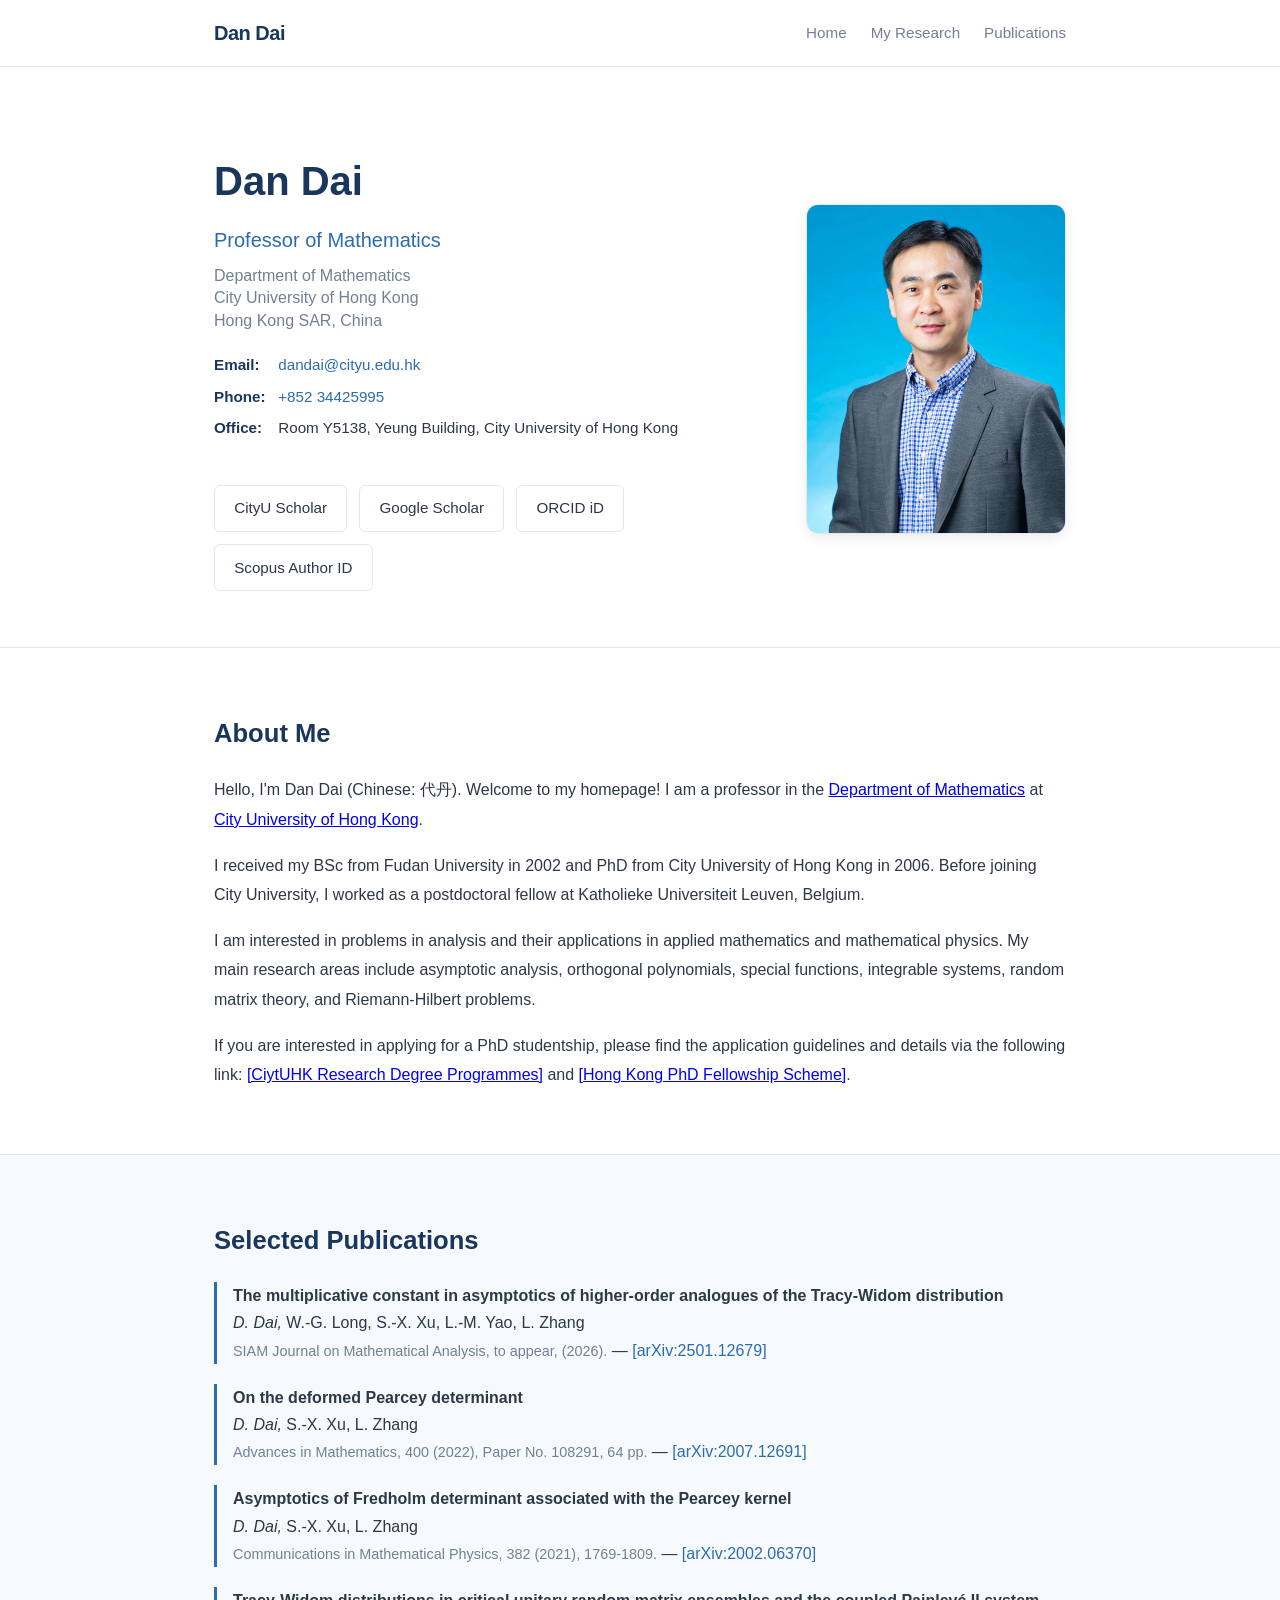
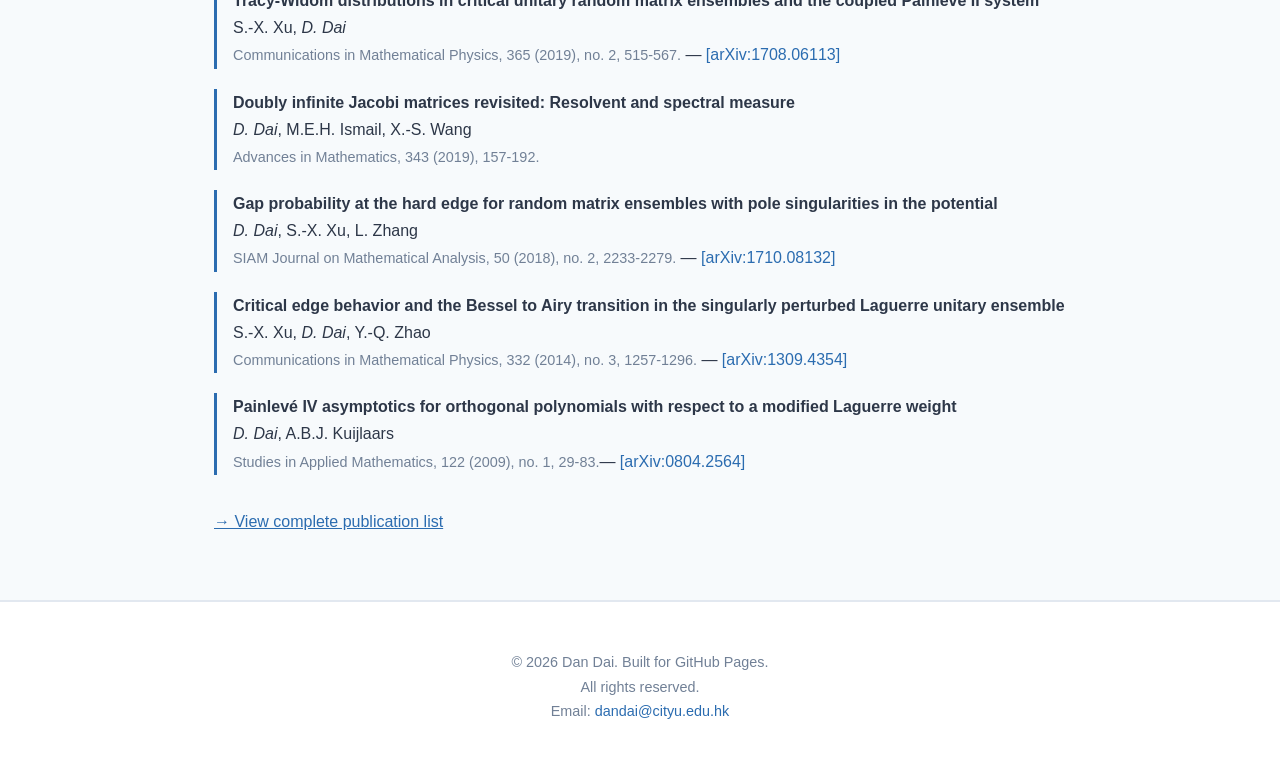
<file: index.html>
<!DOCTYPE html>
<html lang="en">
<head>
  <meta charset="UTF-8" />
  <meta name="viewport" content="width=device-width, initial-scale=1.0" />
  <title>Dan Dai's Homepage</title>
  <link rel="stylesheet" href="styles.css" />
</head>
<body>

  <!-- Header & Navigation -->
  <header>
    <div class="nav-container">
      <a href="#home" class="logo">Dan Dai</a>
      <nav>
        <ul>
         <li><a href="index.html">Home</a></li>
          <li><a href="research.html">My Research</a></li>
          <li><a href="publications.html">Publications</a></li>
          <!-- <li><a href="events.html">Events</a></li>-->
        </ul>
      </nav>
    </div>
  </header>

  <!-- Hero & Contact Information with Photo -->
  <section class="hero">
    <div class="container hero-layout">
      
      <!-- Left Column: Info & Contact -->
      <div class="hero-content">
        <h1>Dan Dai</h1>
        <p class="subtitle">Professor of Mathematics</p>
        
       <div class="affiliation">
      <p>Department of Mathematics</p>
      <p>City University of Hong Kong</p>
      <p>Hong Kong SAR, China</p>
      </div>

       <!-- Contact Details -->
    <ul class="contact-info">
      <li><strong>Email:</strong> <a href="mailto:dandai@cityu.edu.hk">dandai@cityu.edu.hk</a></li>
      <li><strong>Phone:</strong> <a href="tel:+85234425995">+852 34425995</a></li>
      <li><strong>Office:</strong> Room Y5138, Yeung Building, City University of Hong Kong</li>
    </ul>

      <!-- Updated Buttons: Academic Profiles & CV -->
      <div class="hero-actions">
        <a href="https://scholars.cityu.edu.hk/en/persons/dandai/" target="_blank" rel="noopener noreferrer" class="btn secondary">CityU Scholar</a>
        <a href="https://scholar.google.com/citations?user=XFIud5IAAAAJ" target="_blank" rel="noopener noreferrer" class="btn secondary">Google Scholar</a>
        <a href="https://orcid.org/0000-0001-8951-8786" target="_blank" rel="noopener noreferrer" class="btn secondary">ORCID iD</a>
        <a href="https://www.scopus.com/authid/detail.uri?authorId=15830910700" target="_blank" rel="noopener noreferrer" class="btn secondary">Scopus Author ID</a>
      </div>
    </div>

      <!-- Right Column: Profile Photo -->
      <div class="hero-image">
        <img src="Dai2019-s.jpg" alt="Dan Dai" />
      </div>

    </div>
  </section>


  

  <!-- General Information / Bio -->
  <section class="section">
    <div class="container">
      <h2>About Me</h2>

      <p>
         Hello, I'm Dan Dai (Chinese: 代丹). Welcome to my homepage! I am a professor in the 
    <a href="https://www.cityu.edu.hk/ma/" target="_blank" rel="noopener noreferrer">Department of Mathematics</a> at 
    <a href="https://www.cityu.edu.hk" target="_blank" rel="noopener noreferrer">City University of Hong Kong</a>.
      </p>

      <p>
        I received my BSc from Fudan University in 2002 and PhD from City University of Hong Kong in 2006. Before joining City University, I worked as a postdoctoral fellow at Katholieke Universiteit Leuven, Belgium.
      </p>

      <p>
        I am interested in problems in analysis and their applications in applied mathematics and mathematical physics. 
        My main research areas include asymptotic analysis, orthogonal polynomials, special functions, integrable systems, random matrix theory, and Riemann-Hilbert problems.
      </p>

      <p>
        If you are interested in applying for a PhD studentship, please find the application guidelines and details via the following link: 
        <a href="https://www.cityu.edu.hk/en/pg/research-degree-programmes/introduction" target="_blank" rel="noopener noreferrer">[CiytUHK Research Degree Programmes]</a> and 
        <a href="https://www.cityu.edu.hk/pg/hong-kong-phd-fellowship-scheme/about-the-scheme" target="_blank" rel="noopener noreferrer">[Hong Kong PhD Fellowship Scheme]</a>.
      </p>

    </div>
  </section>

  

  <!-- Selected Publications -->
  <section class="section bg-light">
    <div class="container">
      <h2>Selected Publications</h2>
      <ul class="pub-list">
        <li>
          <strong>The multiplicative constant in asymptotics of higher-order analogues of the Tracy-Widom distribution </strong><br />
          <em>D. Dai,</em> W.-G. Long, S.-X. Xu, L.-M. Yao, L. Zhang <br /> 
          <span class="conf">SIAM Journal on Mathematical Analysis, to appear, (2026).</span> &mdash;
          <a href="https://arxiv.org/abs/2501.12679" target="_blank" rel="noopener noreferrer">[arXiv:2501.12679]</a>
        </li>
        <li>
          <strong>On the deformed Pearcey determinant </strong><br />
          <em>D. Dai,</em> S.-X. Xu, L. Zhang <br /> 
          <span class="conf">Advances in Mathematics, 400 (2022), Paper No. 108291, 64 pp.</span>  &mdash;
          <a href="https://arxiv.org/abs/2007.12691" target="_blank" rel="noopener noreferrer">[arXiv:2007.12691]</a>
        </li>
        <li>
          <strong>Asymptotics of Fredholm determinant associated with the Pearcey kernel </strong><br />
          <em>D. Dai,</em> S.-X. Xu, L. Zhang <br /> 
          <span class="conf">Communications in Mathematical Physics, 382 (2021), 1769-1809.</span> &mdash;
          <a href="https://arxiv.org/abs/2002.06370" target="_blank" rel="noopener noreferrer">[arXiv:2002.06370]</a>
        </li>
        <li>
          <strong>Tracy-Widom distributions in critical unitary random matrix ensembles and the coupled Painlevé II system </strong><br />
          S.-X. Xu, <em>D. Dai</em> <br /> 
          <span class="conf">Communications in Mathematical Physics, 365 (2019), no. 2, 515-567.</span> &mdash;
          <a href="https://arxiv.org/abs/1708.06113" target="_blank" rel="noopener noreferrer">[arXiv:1708.06113]</a>
        </li>
         <li>
          <strong>Doubly infinite Jacobi matrices revisited: Resolvent and spectral measure </strong><br />
          <em>D. Dai</em>, M.E.H. Ismail, X.-S. Wang <br />
          <span class="conf">Advances in Mathematics, 343 (2019), 157-192.</span> 
        </li>
        <li>
          <strong>Gap probability at the hard edge for random matrix ensembles with pole singularities in the potential </strong><br />
          <em>D. Dai</em>, S.-X. Xu, L. Zhang <br />
          <span class="conf">SIAM Journal on Mathematical Analysis, 50 (2018), no. 2, 2233-2279.</span> &mdash;
          <a href="https://arxiv.org/abs/1710.08132" target="_blank" rel="noopener noreferrer">[arXiv:1710.08132]</a>
        </li>
        <li>
          <strong>Critical edge behavior and the Bessel to Airy transition in the singularly perturbed Laguerre unitary ensemble </strong><br />
          S.-X. Xu, <em>D. Dai</em>, Y.-Q. Zhao <br />
          <span class="conf">Communications in Mathematical Physics, 332 (2014), no. 3, 1257-1296.</span> &mdash;
          <a href="https://arxiv.org/abs/1309.4354" target="_blank" rel="noopener noreferrer">[arXiv:1309.4354]</a>
        </li>
        <li>
          <strong>Painlevé IV asymptotics for orthogonal polynomials with respect to a modified Laguerre weight </strong><br />
          <em>D. Dai</em>, A.B.J. Kuijlaars<br />
          <span class="conf">Studies in Applied Mathematics, 122 (2009), no. 1, 29-83.</span>&mdash;
          <a href="https://arxiv.org/abs/0804.2564" target="_blank" rel="noopener noreferrer">[arXiv:0804.2564]</a>
        </li>
      </ul>
      <p style="margin-top: 2rem;">
        <a href="publications.html" style="color: var(--accent); font-weight: 500;">&rarr; View complete publication list</a>
      </p>
    </div>
  </section>

  

  <!-- Footer -->
  <footer id="contact">
    <div class="container">
      <p>&copy; 2026 Dan Dai. Built for GitHub Pages.</p>
      <p>All rights reserved.</p>
      <p>Email: <a href="mailto:dandai@cityu.edu.hk">dandai@cityu.edu.hk</a></p>
    </div>
  </footer>

</body>
</html>
</file>
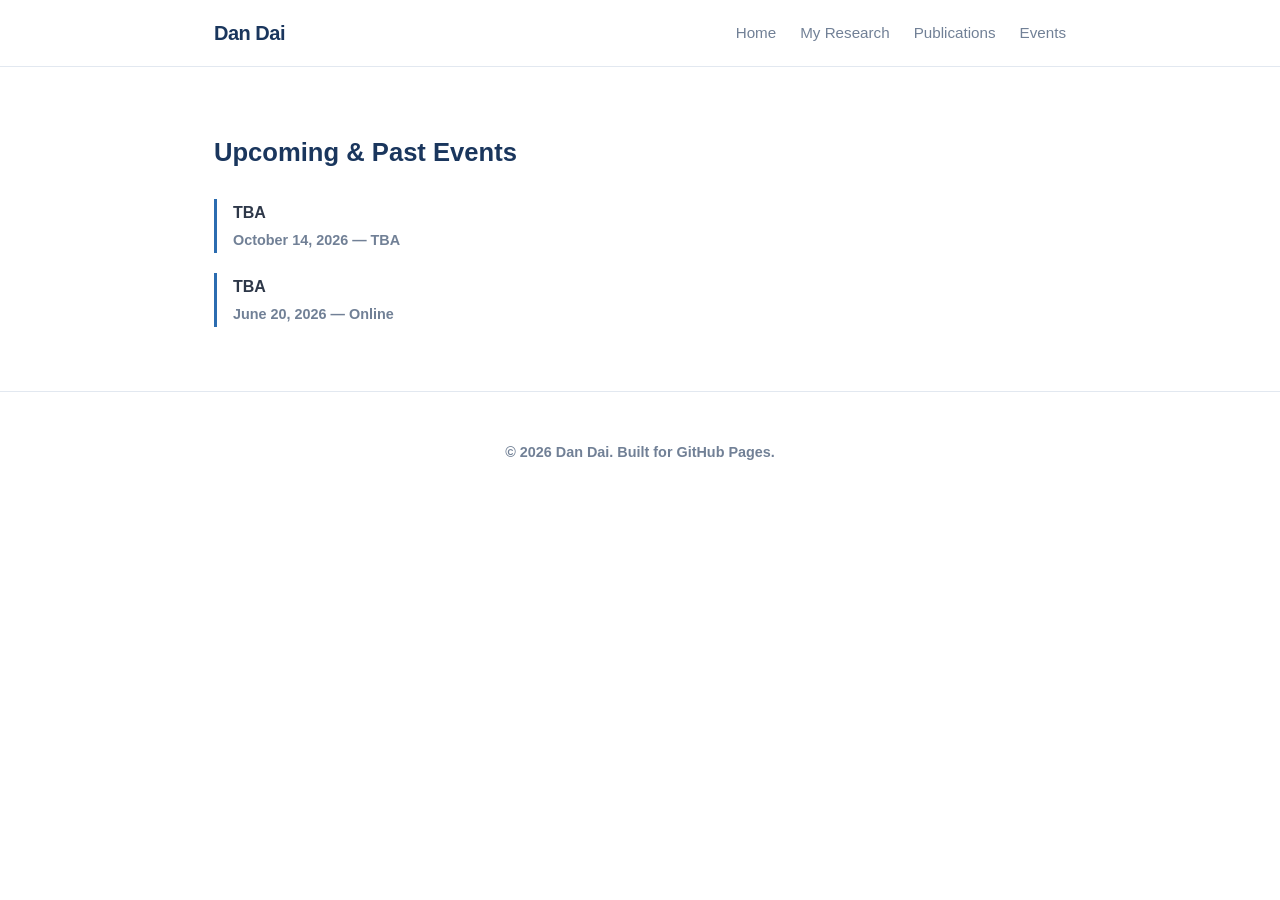
<file: events.html>
<!DOCTYPE html>
<html lang="en">
<head>
  <meta charset="UTF-8" />
  <meta name="viewport" content="width=device-width, initial-scale=1.0" />
  <title>Events | Dan Dai</title>
  <link rel="stylesheet" href="styles.css" />
</head>
<body>

  <header>
    <div class="nav-container">
      <a href="index.html" class="logo">Dan Dai</a>
      <nav>
        <ul>
          <li><a href="index.html">Home</a></li>
          <li><a href="research.html">My Research</a></li>
          <li><a href="publications.html">Publications</a></li>
          <li><a href="events.html">Events</a></li>
        </ul>
      </nav>
    </div>
  </header>

  <main class="section">
    <div class="container">
      <h2>Upcoming & Past Events</h2>

      <ul class="pub-list" style="margin-top: 1.5rem;">
        <li>
          <strong>TBA<br />
          <span class="conf">October 14, 2026 &mdash; TBA</span>
        </li>
        <li>
          <strong>TBA<br />
          <span class="conf">June 20, 2026 &mdash; Online</span>
        </li>
      </ul>
    </div>
  </main>

  <footer>
    <div class="container">
      <p>&copy; 2026 Dan Dai. Built for GitHub Pages.</p>
    </div>
  </footer>

</body>
</html>
</file>
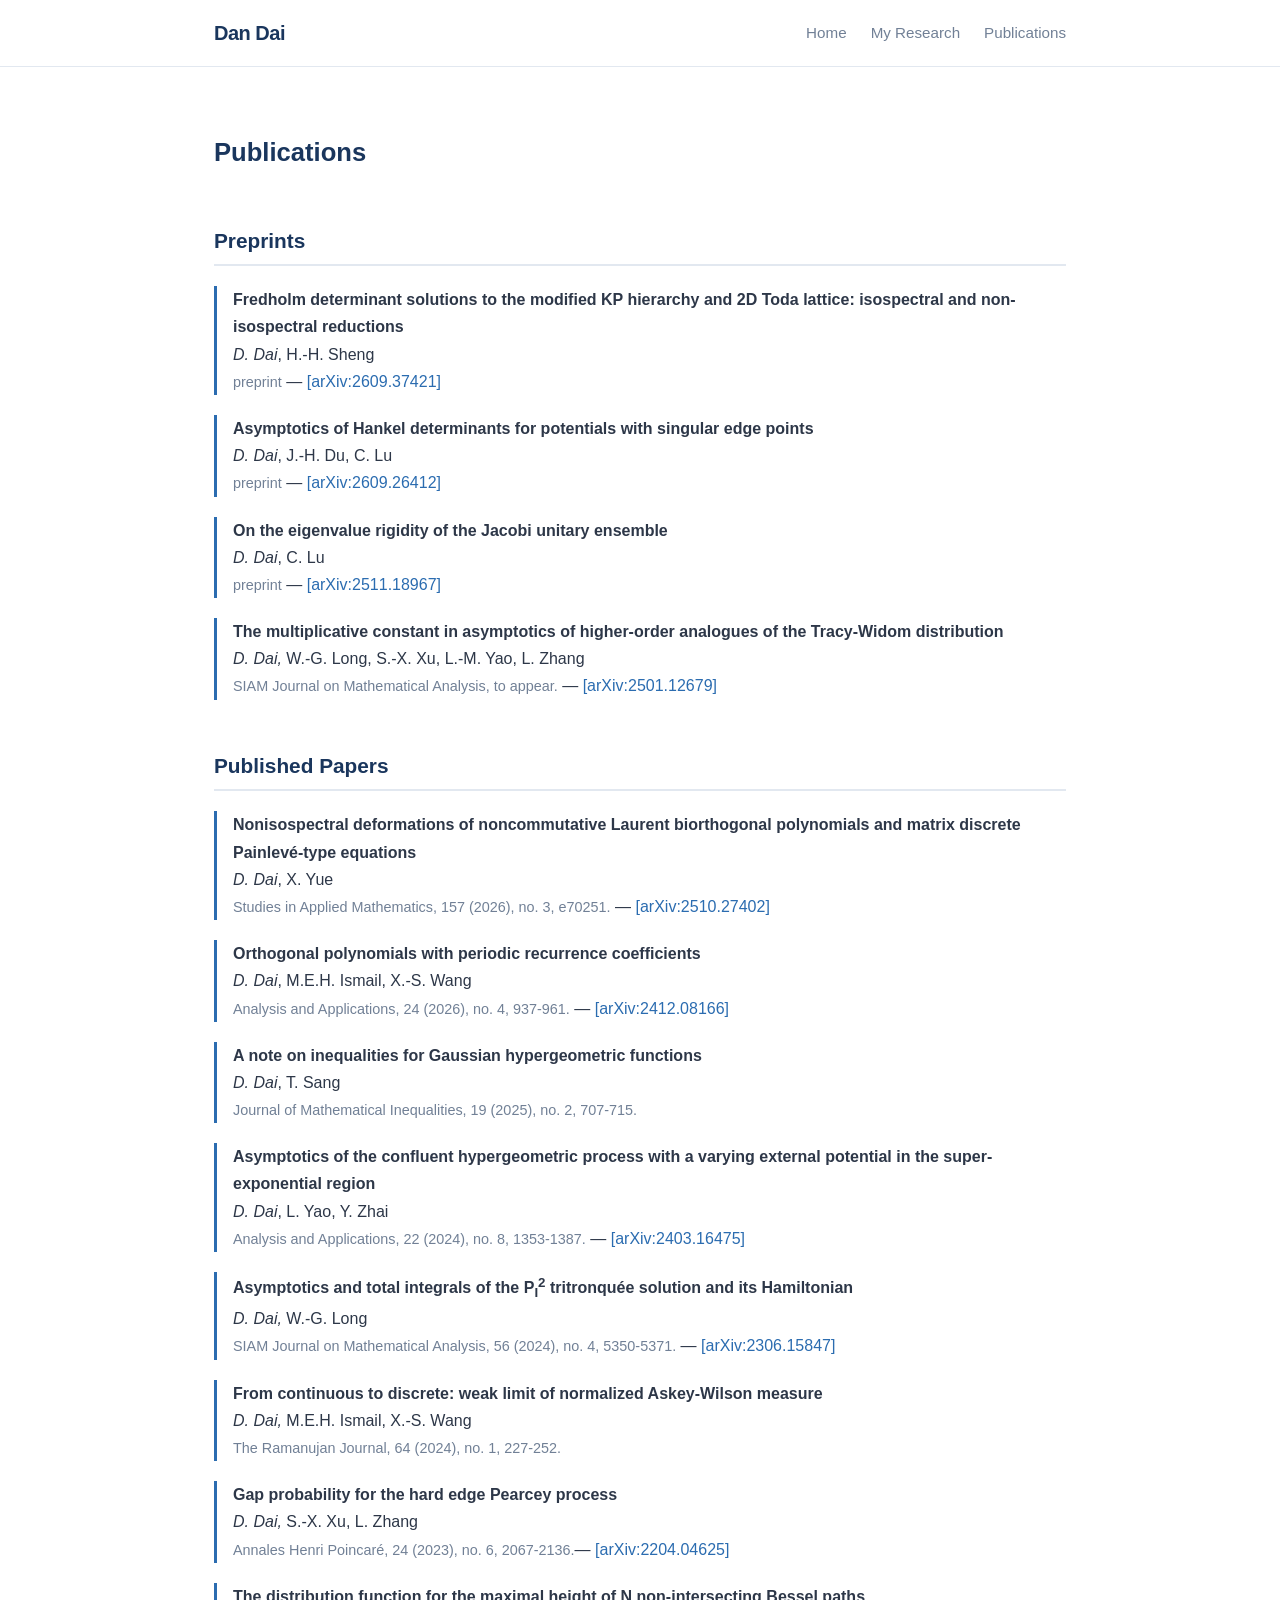
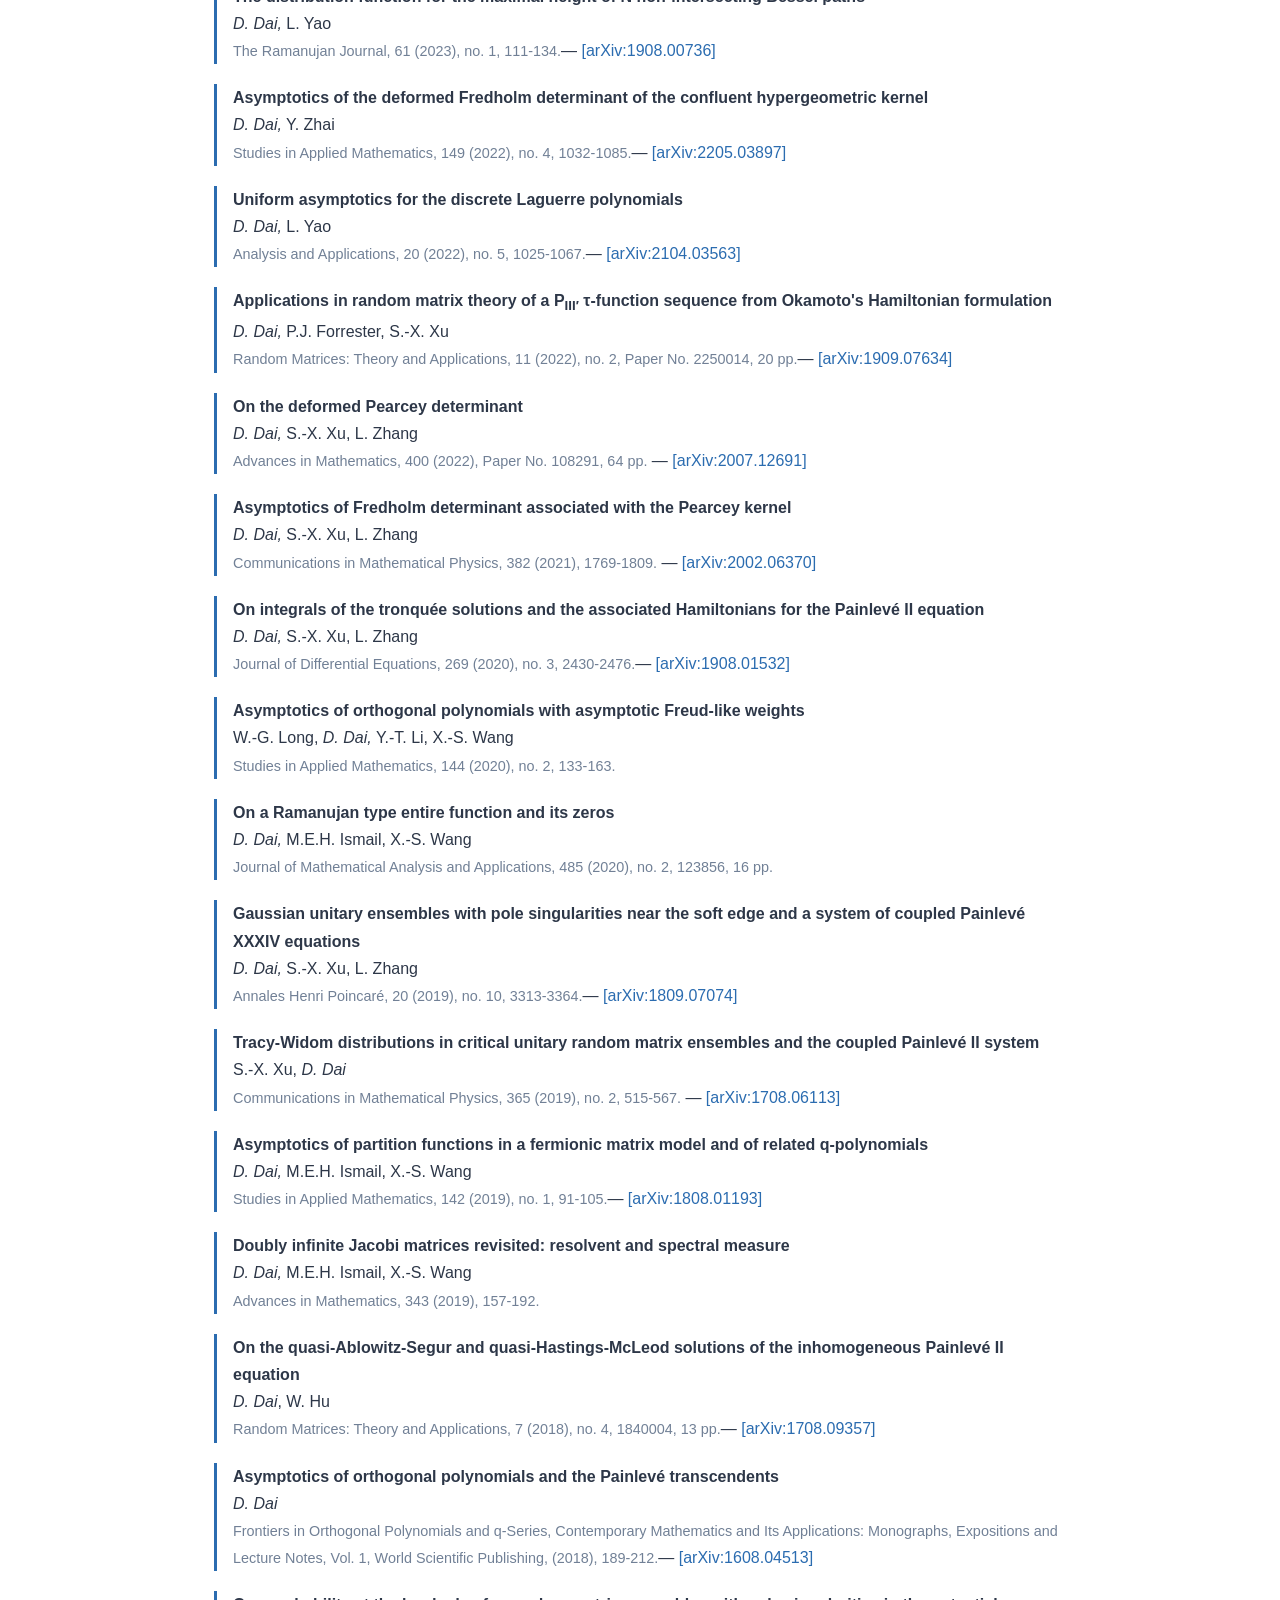
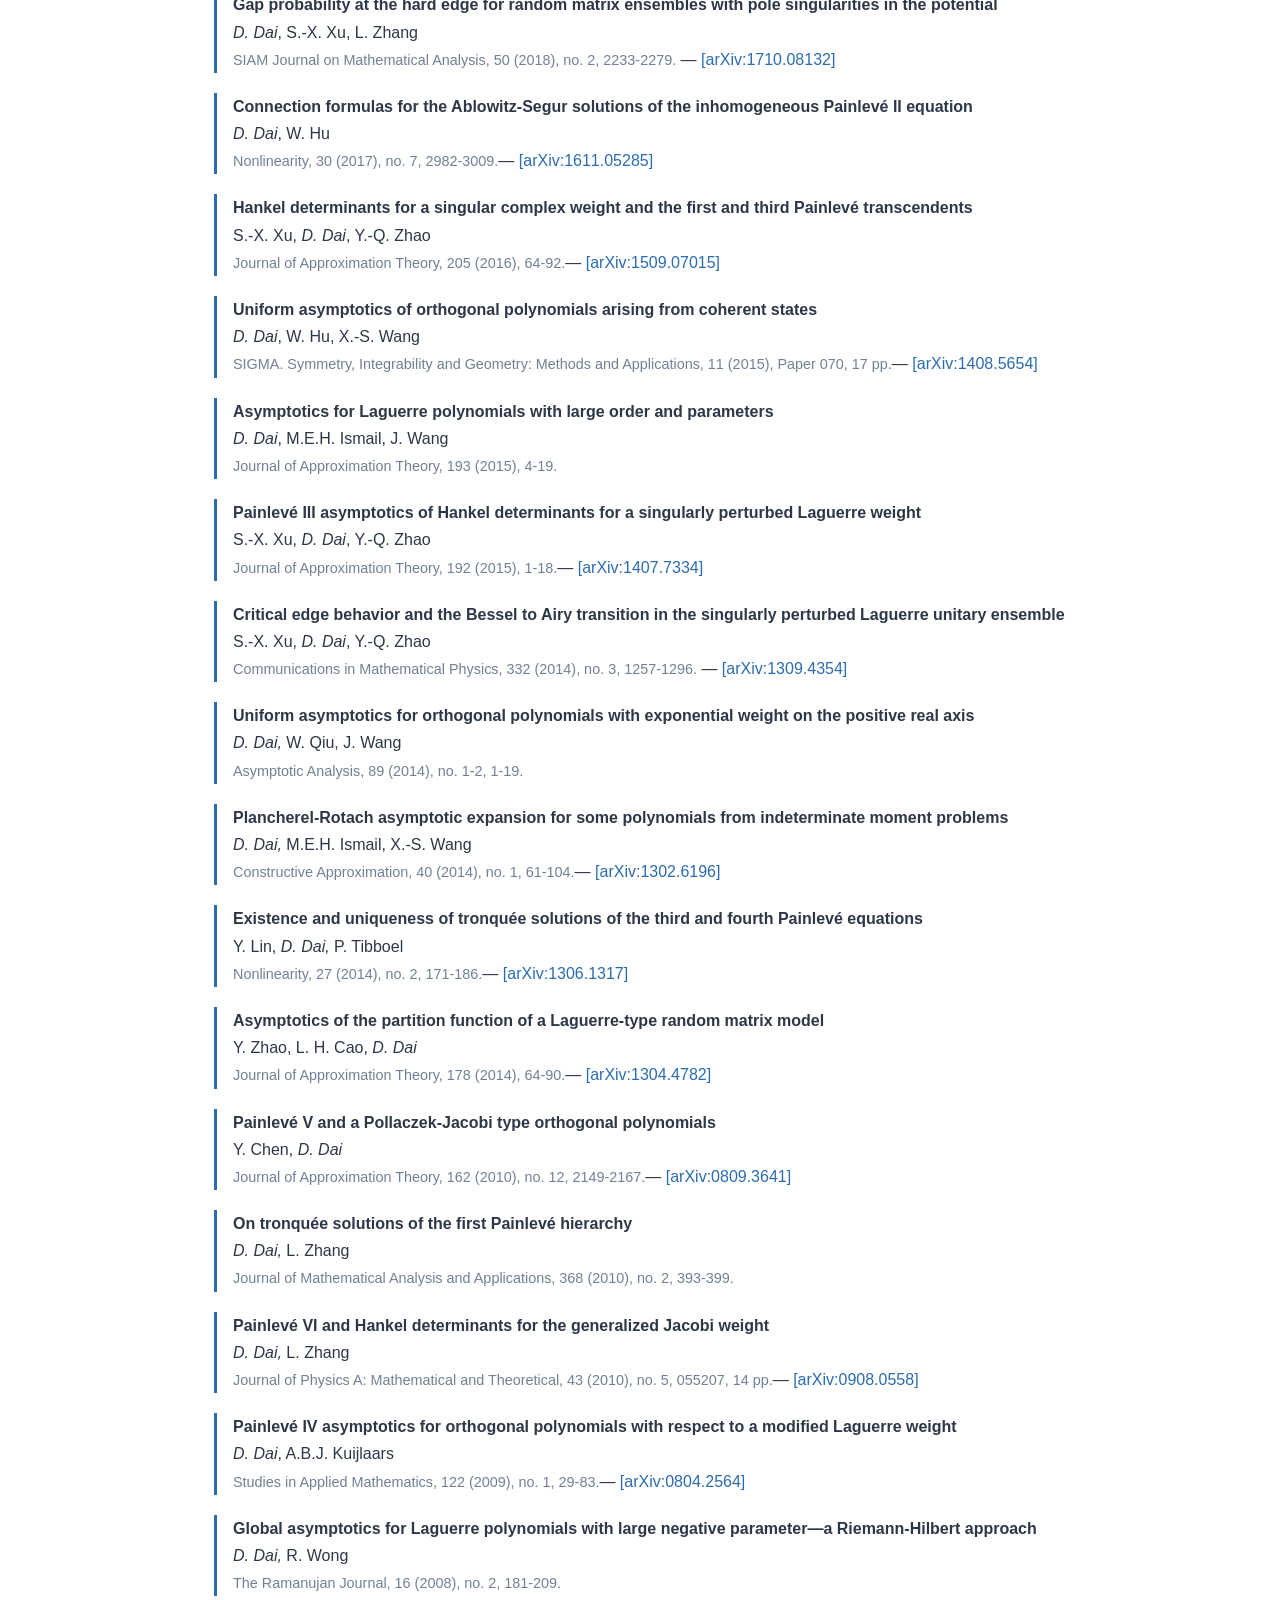
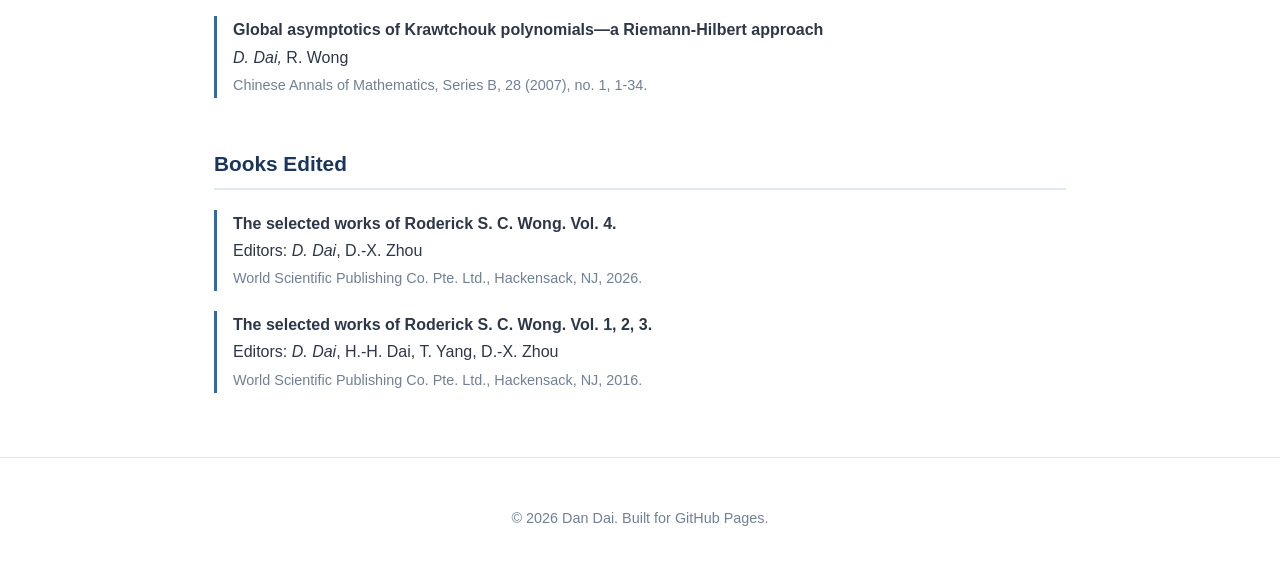
<file: publications.html>
<!DOCTYPE html>
<html lang="en">
<head>
  <meta charset="UTF-8" />
  <meta name="viewport" content="width=device-width, initial-scale=1.0" />
  <title>Publications | Dan Dai</title>
  <link rel="stylesheet" href="styles.css" />
</head>
<body>

  <header>
    <div class="nav-container">
      <a href="index.html" class="logo">Dan Dai</a>
      <nav>
        <ul>
          <li><a href="index.html">Home</a></li>
          <li><a href="research.html">My Research</a></li>
          <li><a href="publications.html">Publications</a></li>
          <!-- <li><a href="events.html">Events</a></li>-->
        </ul>
      </nav>
    </div>
  </header>

  <main class="section">
    <div class="container">
      <h2>Publications</h2>

      <!-- Category 1: Preprints -->
      <section class="pub-category">
        <h3>Preprints</h3>
        <ul class="pub-list">
        <li>
            <strong>Fredholm determinant solutions to the modified KP hierarchy and 2D Toda lattice: isospectral and non-isospectral reductions</strong><br />
            <em>D. Dai</em>, H.-H. Sheng<br />
            <span class="conf">preprint</span> &mdash;
            <a href="https://arxiv.org/abs/2609.37421" target="_blank" rel="noopener noreferrer">[arXiv:2609.37421]</a>
          </li>
        <li>
            <strong>Asymptotics of Hankel determinants for potentials with singular edge points</strong><br />
            <em>D. Dai</em>, J.-H. Du, C. Lu<br />
            <span class="conf">preprint</span> &mdash;
            <a href="https://arxiv.org/abs/2609.26412" target="_blank" rel="noopener noreferrer">[arXiv:2609.26412]</a>
          </li>
        <li>
            <strong>On the eigenvalue rigidity of the Jacobi unitary ensemble</strong><br />
            <em>D. Dai</em>, C. Lu<br />
            <span class="conf">preprint</span> &mdash;
            <a href="https://arxiv.org/abs/2511.18967" target="_blank" rel="noopener noreferrer">[arXiv:2511.18967]</a>
          </li>
        
        <li>
          <strong>The multiplicative constant in asymptotics of higher-order analogues of the Tracy-Widom distribution </strong><br />
          <em>D. Dai,</em> W.-G. Long, S.-X. Xu, L.-M. Yao, L. Zhang <br /> 
          <span class="conf">SIAM Journal on Mathematical Analysis, to appear.</span> &mdash;
          <a href="https://arxiv.org/abs/2501.12679" target="_blank" rel="noopener noreferrer">[arXiv:2501.12679]</a>
        </li>
        </ul>
      </section>

      <!-- Category 2: Published Papers -->
      <section class="pub-category">
        <h3>Published Papers</h3>
        <ul class="pub-list">
        <li>
            <strong>Nonisospectral deformations of noncommutative Laurent biorthogonal polynomials and matrix discrete Painlevé-type equations </strong><br />
            <em>D. Dai</em>, X. Yue<br />
            <span class="conf">Studies in Applied Mathematics, 157 (2026), no. 3, e70251.</span> &mdash;
            <a href="https://arxiv.org/abs/2510.27402" target="_blank" rel="noopener noreferrer">[arXiv:2510.27402]</a>
          </li>

        <li>
            <strong>Orthogonal polynomials with periodic recurrence coefficients </strong><br />
            <em>D. Dai</em>, M.E.H. Ismail, X.-S. Wang<br />
            <span class="conf">Analysis and Applications, 24 (2026), no. 4, 937-961.</span> &mdash;
            <a href="https://arxiv.org/abs/2412.08166" target="_blank" rel="noopener noreferrer">[arXiv:2412.08166]</a>
          </li>
          
        <li>
            <strong>A note on inequalities for Gaussian hypergeometric functions </strong><br />
            <em>D. Dai</em>, T. Sang<br />
            <span class="conf">Journal of Mathematical Inequalities, 19 (2025), no. 2, 707-715.</span> 
          </li>

        <li>
            <strong>Asymptotics of the confluent hypergeometric process with a varying external potential in the super-exponential region </strong><br />
            <em>D. Dai</em>, L. Yao, Y. Zhai<br />
            <span class="conf">Analysis and Applications, 22 (2024), no. 8, 1353-1387.</span> &mdash;
            <a href="https://arxiv.org/abs/2403.16475" target="_blank" rel="noopener noreferrer">[arXiv:2403.16475]</a>
          </li>

        <li>
          <strong>Asymptotics and total integrals of the P<sub>I</sub><sup>2</sup> tritronqu&eacute;e solution and its Hamiltonian </strong><br />
          <em>D. Dai,</em> W.-G. Long <br /> 
          <span class="conf">SIAM Journal on Mathematical Analysis, 56 (2024), no. 4, 5350-5371.</span> &mdash;
          <a href="https://arxiv.org/abs/2306.15847" target="_blank" rel="noopener noreferrer">[arXiv:2306.15847]</a>
        </li>
        
        <li>
          <strong>From continuous to discrete: weak limit of normalized Askey-Wilson measure</strong><br />
          <em>D. Dai,</em> M.E.H. Ismail, X.-S. Wang<br />
          <span class="conf">The Ramanujan Journal, 64 (2024), no. 1, 227-252.</span>
        </li>

        <li>
          <strong>Gap probability for the hard edge Pearcey process</strong><br />
          <em>D. Dai,</em> S.-X. Xu, L. Zhang<br />
          <span class="conf">Annales Henri Poincaré, 24 (2023), no. 6, 2067-2136.</span>&mdash;
            <a href="https://arxiv.org/abs/2204.04625" target="_blank" rel="noopener noreferrer">[arXiv:2204.04625]</a>
        </li>

        <li>
          <strong>The distribution function for the maximal height of N non-intersecting Bessel paths</strong><br />
          <em>D. Dai,</em> L. Yao<br />
          <span class="conf">The Ramanujan Journal, 61 (2023), no. 1, 111-134.</span>&mdash;
            <a href="https://arxiv.org/abs/1908.00736" target="_blank" rel="noopener noreferrer">[arXiv:1908.00736]</a>
        </li>

        <li>
          <strong>Asymptotics of the deformed Fredholm determinant of the confluent hypergeometric kernel</strong><br />
          <em>D. Dai,</em> Y. Zhai<br />
          <span class="conf">Studies in Applied Mathematics, 149 (2022), no. 4, 1032-1085.</span>&mdash;
            <a href="https://arxiv.org/abs/2205.03897" target="_blank" rel="noopener noreferrer">[arXiv:2205.03897]</a>
        </li>

        <li>
          <strong>Uniform asymptotics for the discrete Laguerre polynomials</strong><br />
          <em>D. Dai,</em> L. Yao<br />
          <span class="conf">Analysis and Applications, 20 (2022), no. 5, 1025-1067.</span>&mdash;
            <a href="https://arxiv.org/abs/2104.03563" target="_blank" rel="noopener noreferrer">[arXiv:2104.03563]</a>
        </li>

        <li>
          <strong>Applications in random matrix theory of a P<sub>III′</sub> &tau;-function sequence from Okamoto's Hamiltonian formulation</strong><br />
          <em>D. Dai,</em> P.J. Forrester, S.-X. Xu<br />
          <span class="conf">Random Matrices: Theory and Applications, 11 (2022), no. 2, Paper No. 2250014, 20 pp.</span>&mdash;
            <a href="https://arxiv.org/abs/1909.07634" target="_blank" rel="noopener noreferrer">[arXiv:1909.07634]</a>
        </li>

        <li>
          <strong>On the deformed Pearcey determinant </strong><br />
          <em>D. Dai,</em> S.-X. Xu, L. Zhang <br /> 
          <span class="conf">Advances in Mathematics, 400 (2022), Paper No. 108291, 64 pp.</span>  &mdash;
          <a href="https://arxiv.org/abs/2007.12691" target="_blank" rel="noopener noreferrer">[arXiv:2007.12691]</a>
        </li>


        <li>
          <strong>Asymptotics of Fredholm determinant associated with the Pearcey kernel </strong><br />
          <em>D. Dai,</em> S.-X. Xu, L. Zhang <br /> 
          <span class="conf">Communications in Mathematical Physics, 382 (2021), 1769-1809.</span> &mdash;
          <a href="https://arxiv.org/abs/2002.06370" target="_blank" rel="noopener noreferrer">[arXiv:2002.06370]</a>
        </li>

        <li>
          <strong>On integrals of the tronqu&eacute;e solutions and the associated Hamiltonians for the Painlev&eacute; II equation</strong><br />
          <em>D. Dai,</em> S.-X. Xu, L. Zhang<br />
          <span class="conf">Journal of Differential Equations, 269 (2020), no. 3, 2430-2476.</span>&mdash;
          <a href="https://arxiv.org/abs/1908.01532" target="_blank" rel="noopener noreferrer">[arXiv:1908.01532]</a>
        </li>

        <li>
          <strong>Asymptotics of orthogonal polynomials with asymptotic Freud-like weights</strong><br />
          W.-G. Long, <em>D. Dai,</em> Y.-T. Li, X.-S. Wang<br />
          <span class="conf">Studies in Applied Mathematics, 144 (2020), no. 2, 133-163.</span>
        </li>

        <li>
          <strong>On a Ramanujan type entire function and its zeros</strong><br />
          <em>D. Dai,</em> M.E.H. Ismail, X.-S. Wang<br />
          <span class="conf">Journal of Mathematical Analysis and Applications, 485 (2020), no. 2, 123856, 16 pp.</span>
        </li>

        <li>
          <strong>Gaussian unitary ensembles with pole singularities near the soft edge and a system of coupled Painlev&eacute; XXXIV equations</strong><br />
          <em>D. Dai,</em> S.-X. Xu, L. Zhang<br />
          <span class="conf">Annales Henri Poincaré, 20 (2019), no. 10, 3313-3364.</span>&mdash;
          <a href="https://arxiv.org/abs/1809.07074" target="_blank" rel="noopener noreferrer">[arXiv:1809.07074]</a>
        </li>

        <li>
          <strong>Tracy-Widom distributions in critical unitary random matrix ensembles and the coupled Painlevé II system </strong><br />
          S.-X. Xu, <em>D. Dai</em> <br /> 
          <span class="conf">Communications in Mathematical Physics, 365 (2019), no. 2, 515-567.</span> &mdash;
          <a href="https://arxiv.org/abs/1708.06113" target="_blank" rel="noopener noreferrer">[arXiv:1708.06113]</a>
        </li>

        <li>
          <strong>Asymptotics of partition functions in a fermionic matrix model and of related q-polynomials</strong><br />
          <em>D. Dai,</em> M.E.H. Ismail, X.-S. Wang<br />
          <span class="conf">Studies in Applied Mathematics, 142 (2019), no. 1, 91-105.</span>&mdash;
          <a href="https://arxiv.org/abs/1808.01193" target="_blank" rel="noopener noreferrer">[arXiv:1808.01193]</a>
        </li>

        <li>
          <strong>Doubly infinite Jacobi matrices revisited: resolvent and spectral measure</strong><br />
          <em>D. Dai,</em> M.E.H. Ismail, X.-S. Wang<br />
          <span class="conf">Advances in Mathematics, 343 (2019), 157-192.</span>
        </li>

        <li>
          <strong>On the quasi-Ablowitz-Segur and quasi-Hastings-McLeod solutions of the inhomogeneous Painlev&eacute; II equation</strong><br />
          <em>D. Dai</em>, W. Hu<br />
          <span class="conf">Random Matrices: Theory and Applications, 7 (2018), no. 4, 1840004, 13 pp.</span>&mdash;
          <a href="https://arxiv.org/abs/1708.09357" target="_blank" rel="noopener noreferrer">[arXiv:1708.09357]</a>
        </li>

        <li>
          <strong>Asymptotics of orthogonal polynomials and the Painlev&eacute; transcendents</strong><br />
          <em>D. Dai</em><br />
          <span class="conf">Frontiers in Orthogonal Polynomials and q-Series, Contemporary Mathematics and Its Applications: Monographs, Expositions and Lecture Notes, Vol. 1, World Scientific Publishing, (2018), 189-212.</span>&mdash;
          <a href="https://arxiv.org/abs/1608.04513" target="_blank" rel="noopener noreferrer">[arXiv:1608.04513]</a>
        </li>

        <li>
          <strong>Gap probability at the hard edge for random matrix ensembles with pole singularities in the potential </strong><br />
          <em>D. Dai</em>, S.-X. Xu, L. Zhang <br />
          <span class="conf">SIAM Journal on Mathematical Analysis, 50 (2018), no. 2, 2233-2279.</span> &mdash;
          <a href="https://arxiv.org/abs/1710.08132" target="_blank" rel="noopener noreferrer">[arXiv:1710.08132]</a>
        </li>

        <li>
          <strong>Connection formulas for the Ablowitz-Segur solutions of the inhomogeneous Painlev&eacute; II equation</strong><br />
          <em>D. Dai</em>, W. Hu<br />
          <span class="conf">Nonlinearity, 30 (2017), no. 7, 2982-3009.</span>&mdash;
          <a href="https://arxiv.org/abs/1611.05285" target="_blank" rel="noopener noreferrer">[arXiv:1611.05285]</a>
        </li>

        <li>
          <strong>Hankel determinants for a singular complex weight and the first and third Painlev&eacute; transcendents</strong><br />
          S.-X. Xu, <em>D. Dai</em>, Y.-Q. Zhao<br />
          <span class="conf">Journal of Approximation Theory, 205 (2016), 64-92.</span>&mdash;
          <a href="https://arxiv.org/abs/1509.07015" target="_blank" rel="noopener noreferrer">[arXiv:1509.07015]</a>
        </li>

        <li>
          <strong>Uniform asymptotics of orthogonal polynomials arising from coherent states</strong><br />
          <em>D. Dai</em>, W. Hu, X.-S. Wang<br />
          <span class="conf">SIGMA. Symmetry, Integrability and Geometry: Methods and Applications, 11 (2015), Paper 070, 17 pp.</span>&mdash;
          <a href="https://arxiv.org/abs/1408.5654" target="_blank" rel="noopener noreferrer">[arXiv:1408.5654]</a>
        </li>

        <li>
          <strong>Asymptotics for Laguerre polynomials with large order and parameters</strong><br />
          <em>D. Dai</em>, M.E.H. Ismail, J. Wang<br />
          <span class="conf">Journal of Approximation Theory, 193 (2015), 4-19.</span>
        </li>

        <li>
          <strong>Painlev&eacute; III asymptotics of Hankel determinants for a singularly perturbed Laguerre weight</strong><br />
          S.-X. Xu, <em>D. Dai</em>, Y.-Q. Zhao<br />
          <span class="conf">Journal of Approximation Theory, 192 (2015), 1-18.</span>&mdash;
          <a href="https://arxiv.org/abs/1407.7334" target="_blank" rel="noopener noreferrer">[arXiv:1407.7334]</a>
        </li>

        <li>
          <strong>Critical edge behavior and the Bessel to Airy transition in the singularly perturbed Laguerre unitary ensemble </strong><br />
          S.-X. Xu, <em>D. Dai</em>, Y.-Q. Zhao <br />
          <span class="conf">Communications in Mathematical Physics, 332 (2014), no. 3, 1257-1296.</span> &mdash;
          <a href="https://arxiv.org/abs/1309.4354" target="_blank" rel="noopener noreferrer">[arXiv:1309.4354]</a>
        </li>

        <li>
          <strong>Uniform asymptotics for orthogonal polynomials with exponential weight on the positive real axis</strong><br />
          <em>D. Dai,</em> W. Qiu, J. Wang<br />
          <span class="conf">Asymptotic Analysis, 89 (2014), no. 1-2, 1-19.</span>
        </li>

        <li>
          <strong>Plancherel-Rotach asymptotic expansion for some polynomials from indeterminate moment problems</strong><br />
          <em>D. Dai,</em> M.E.H. Ismail, X.-S. Wang<br />
          <span class="conf">Constructive Approximation, 40 (2014), no. 1, 61-104.</span>&mdash;
          <a href="https://arxiv.org/abs/1302.6196" target="_blank" rel="noopener noreferrer">[arXiv:1302.6196]</a>
        </li>

        <li>
          <strong>Existence and uniqueness of tronqu&eacute;e solutions of the third and fourth Painlev&eacute; equations</strong><br />
          Y. Lin, <em>D. Dai,</em> P. Tibboel<br />
          <span class="conf">Nonlinearity, 27 (2014), no. 2, 171-186.</span>&mdash;
          <a href="https://arxiv.org/abs/1306.1317" target="_blank" rel="noopener noreferrer">[arXiv:1306.1317]</a>
        </li>

        <li>
          <strong>Asymptotics of the partition function of a Laguerre-type random matrix model</strong><br />
          Y. Zhao, L. H. Cao, <em>D. Dai</em><br />
          <span class="conf">Journal of Approximation Theory, 178 (2014), 64-90.</span>&mdash;
          <a href="https://arxiv.org/abs/1304.4782" target="_blank" rel="noopener noreferrer">[arXiv:1304.4782]</a>
        </li>

        <li>
          <strong>Painlev&eacute; V and a Pollaczek-Jacobi type orthogonal polynomials</strong><br />
          Y. Chen, <em>D. Dai</em><br />
          <span class="conf">Journal of Approximation Theory, 162 (2010), no. 12, 2149-2167.</span>&mdash;
          <a href="https://arxiv.org/abs/0809.3641" target="_blank" rel="noopener noreferrer">[arXiv:0809.3641]</a>
        </li>

        <li>
          <strong>On tronqu&eacute;e solutions of the first Painlev&eacute; hierarchy</strong><br />
          <em>D. Dai,</em> L. Zhang<br />
          <span class="conf">Journal of Mathematical Analysis and Applications, 368 (2010), no. 2, 393-399.</span>
        </li>

        <li>
          <strong>Painlev&eacute; VI and Hankel determinants for the generalized Jacobi weight</strong><br />
          <em>D. Dai,</em> L. Zhang<br />
          <span class="conf">Journal of Physics A: Mathematical and Theoretical, 43 (2010), no. 5, 055207, 14 pp.</span>&mdash;
          <a href="https://arxiv.org/abs/0908.0558" target="_blank" rel="noopener noreferrer">[arXiv:0908.0558]</a>
        </li>

        <li>
          <strong>Painlevé IV asymptotics for orthogonal polynomials with respect to a modified Laguerre weight </strong><br />
          <em>D. Dai</em>, A.B.J. Kuijlaars<br />
          <span class="conf">Studies in Applied Mathematics, 122 (2009), no. 1, 29-83.</span>&mdash;
          <a href="https://arxiv.org/abs/0804.2564" target="_blank" rel="noopener noreferrer">[arXiv:0804.2564]</a>
        </li>

        <li>
          <strong>Global asymptotics for Laguerre polynomials with large negative parameter—a Riemann-Hilbert approach</strong><br />
          <em>D. Dai,</em> R. Wong<br />
          <span class="conf">The Ramanujan Journal, 16 (2008), no. 2, 181-209.</span>
        </li>

        <li>
          <strong>Global asymptotics of Krawtchouk polynomials—a Riemann-Hilbert approach</strong><br />
          <em>D. Dai,</em> R. Wong<br />
          <span class="conf">Chinese Annals of Mathematics, Series B, 28 (2007), no. 1, 1-34.</span>
        </li>


        
        </ul>
      </section>

      <!-- Category 3: Books Edited -->
      <section class="pub-category">
        <h3>Books Edited</h3>
        <ul class="pub-list">
          <li>
            <strong>The selected works of Roderick S. C. Wong. Vol. 4.</strong><br />
            Editors: <em>D. Dai</em>, D.-X. Zhou<br />
            <span class="conf">World Scientific Publishing Co. Pte. Ltd., Hackensack, NJ, 2026.</span>
          </li>

          <li>
            <strong>The selected works of Roderick S. C. Wong. Vol. 1, 2, 3.</strong><br />
            Editors: <em>D. Dai</em>, H.-H. Dai, T. Yang, D.-X. Zhou<br />
            <span class="conf">World Scientific Publishing Co. Pte. Ltd., Hackensack, NJ, 2016.</span>
          </li>
        </ul>
      </section>

    </div>
  </main>

  <footer>
    <div class="container">
      <p>&copy; 2026 Dan Dai. Built for GitHub Pages.</p>
    </div>
  </footer>

</body>
</html>
</file>
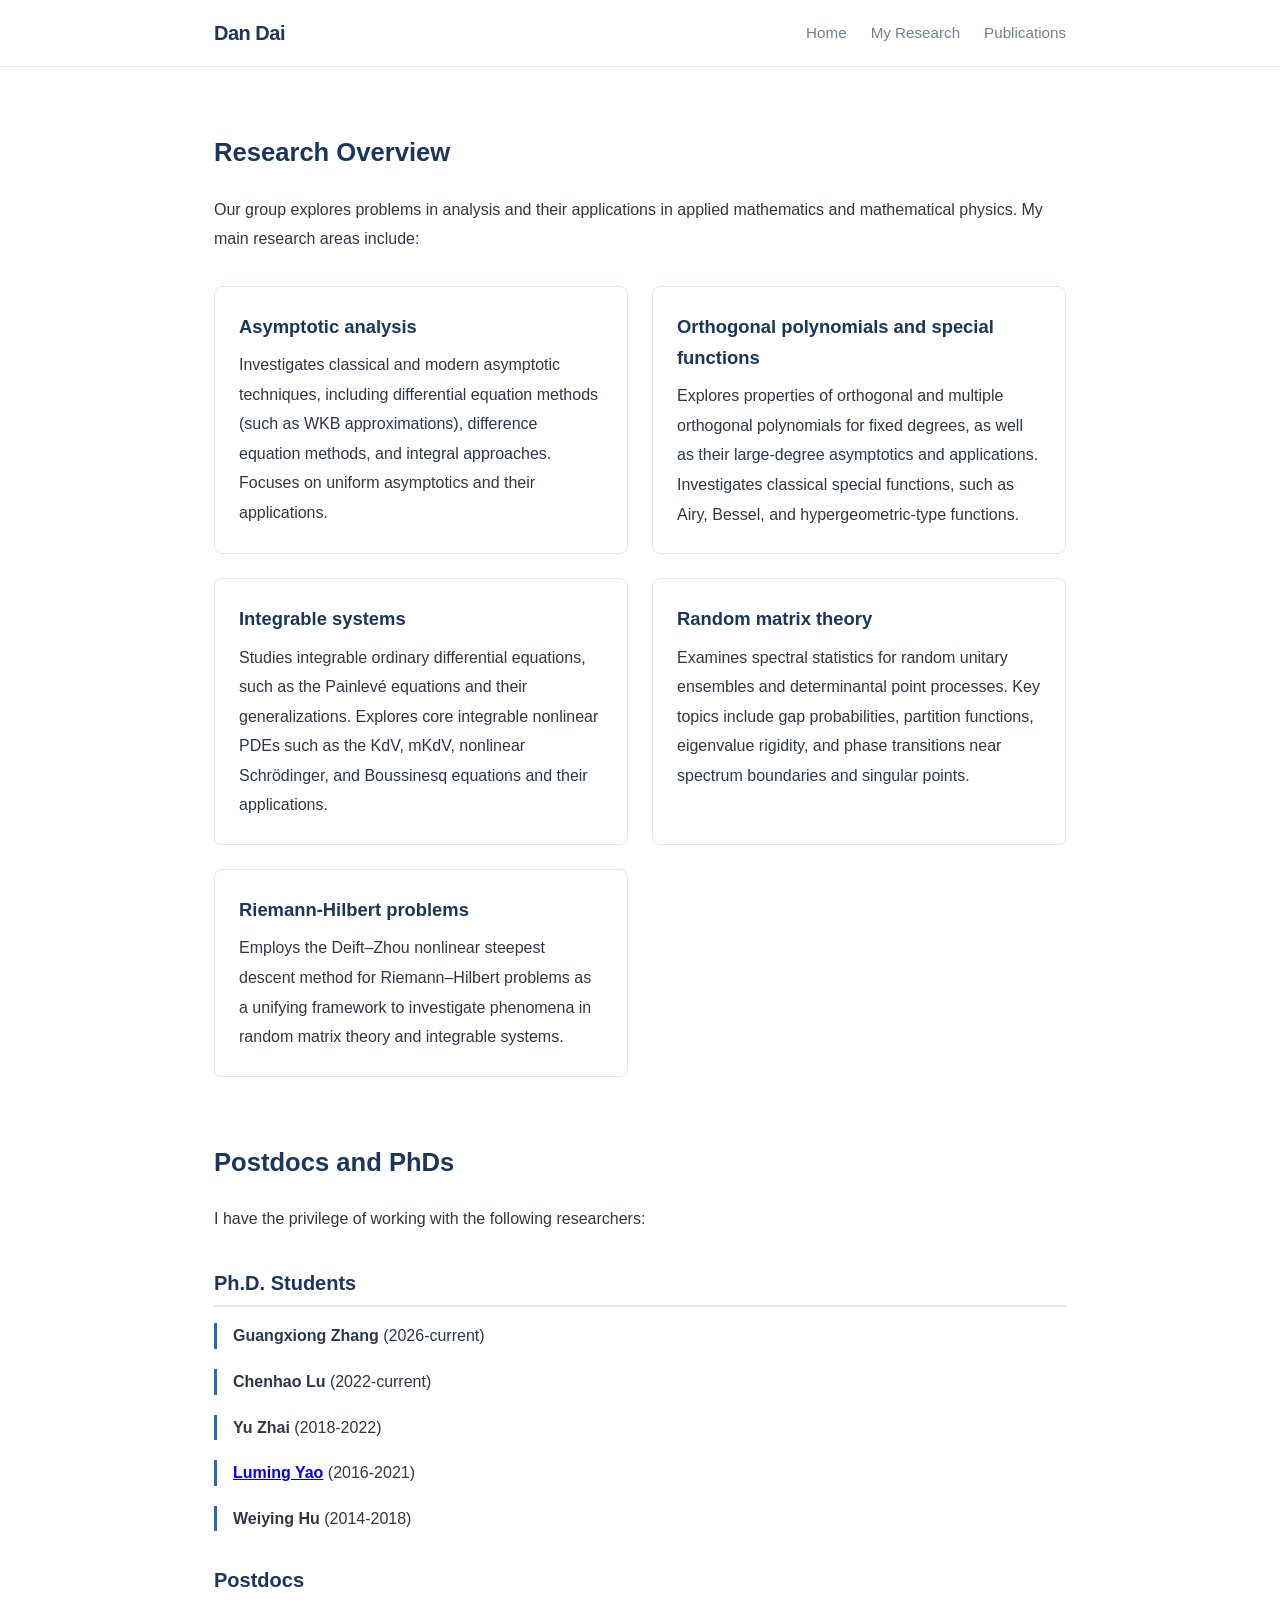
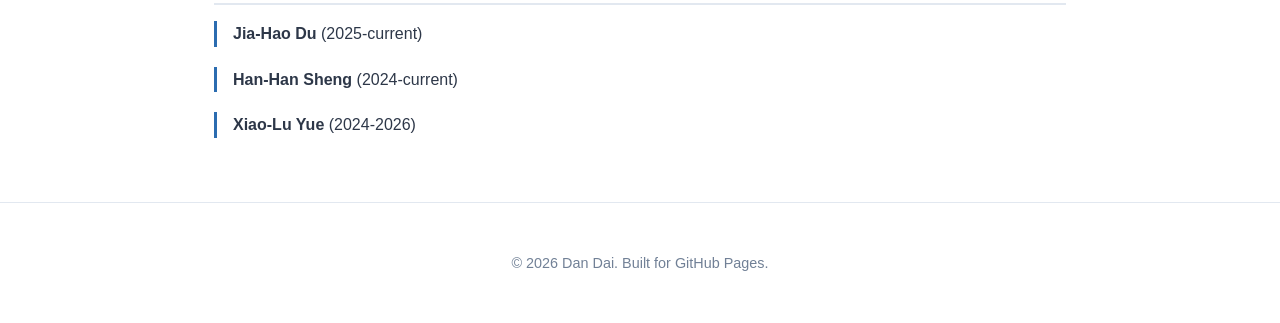
<file: research.html>
<!DOCTYPE html>
<html lang="en">
<head>
  <meta charset="UTF-8" />
  <meta name="viewport" content="width=device-width, initial-scale=1.0" />
  <title>Research | Dan Dai</title>
  <link rel="stylesheet" href="styles.css" />
</head>
<body>

  <header>
    <div class="nav-container">
      <a href="index.html" class="logo">Dan Dai</a>
      <nav>
        <ul>
          <li><a href="index.html">Home</a></li>
          <li><a href="research.html">My Research</a></li>
          <li><a href="publications.html">Publications</a></li>
          <!-- <li><a href="events.html">Events</a></li>-->
        </ul>
      </nav>
    </div>
  </header>


  <!-- Main Research Content -->
  <main class="section">
    <div class="container">
      
      <!-- Research Overview -->
      <section>
        <h2>Research Overview</h2>
        <p style="margin-bottom: 2rem;">
          Our group explores problems in analysis and their applications in applied mathematics and mathematical physics. My main research areas include:
        </p>
        
        <div class="grid">
          <div class="card">
            <h3>Asymptotic analysis</h3>
            <p>
              Investigates classical and modern asymptotic techniques, including differential equation methods (such as WKB approximations), 
              difference equation methods, and integral approaches. Focuses on uniform asymptotics and their applications.
            </p>
          </div>
          <div class="card">
            <h3>Orthogonal polynomials and special functions</h3>
            <p>
              Explores properties of orthogonal and multiple orthogonal polynomials for fixed degrees, as well as their large-degree asymptotics and applications. 
              Investigates classical special functions, such as Airy, Bessel, and hypergeometric-type functions.
            </p>
          </div>
          <div class="card">
          <h3>Integrable systems</h3>
          <p>Studies integrable ordinary differential equations, such as the Painlev&eacute; equations and 
            their generalizations. Explores core integrable nonlinear PDEs such as the KdV, mKdV, nonlinear Schr&ouml;dinger, and Boussinesq equations and their applications.
          </p>
        </div>
          <div class="card">
            <h3>Random matrix theory</h3>
            <p>
              Examines spectral statistics for random unitary ensembles and determinantal point processes. Key topics include gap probabilities, partition functions,
              eigenvalue rigidity, and phase transitions near spectrum boundaries and singular points.
            </p>
          </div>
          <div class="card">
          <h3>Riemann-Hilbert problems</h3>
          <p>Employs the Deift–Zhou nonlinear steepest descent method for Riemann–Hilbert problems as a unifying framework to investigate phenomena in random matrix theory and integrable systems.
          </p>
        </div>
        </div>
      </section>

   <!-- Supervised Researchers -->
      <section class="supervision-section">
        <h2>Postdocs and PhDs</h2>
        <p style="margin-bottom: 2rem;">
          I have the privilege of working with the following researchers:
        </p>

        <!-- Ph.D. Students -->
        <h3 class="group-title">Ph.D. Students</h3>
        <ul class="people-list">
          <li>
            <span class="person-name">Guangxiong Zhang</span> (2026-current)<br />
          </li>
          <li>
            <span class="person-name">Chenhao Lu</span> (2022-current)<br />
          </li>
          <li>
            <span class="person-name">Yu Zhai</span> (2018-2022)<br />
          </li>
          <li>
            <span class="person-name"> <a href="https://ias.szu.edu.cn/info/1046/4161.htm" target="_blank" rel="noopener noreferrer">Luming Yao</a> </span> (2016-2021)<br />
          </li>
          <li>
            <span class="person-name">Weiying Hu</span> (2014-2018)<br />
          </li>
        </ul>

        <!-- Postdoctoral Fellows -->
        <h3 class="group-title">Postdocs</h3>
        <ul class="people-list">
          <li>
            <span class="person-name">Jia-Hao Du</span> (2025-current)<br />
          </li>
          <li>
            <span class="person-name">Han-Han Sheng</span> (2024-current)<br />
          </li>
          <li>
            <span class="person-name">Xiao-Lu Yue</span> (2024-2026)<br />
          </li>
        </ul>

        

        <!-- Prospective Students Callout 
        <div class="callout-box">
          <h4>Prospective Students</h4>
          <p>
            Interested in applying for a PhD studentship? Please consult the link below for full details and guidelines:
          </p>
          <a href="https://your-university.edu/phd-admissions" target="_blank" rel="noopener noreferrer" class="btn primary" style="margin-top: 0.75rem;">
            Application Guidelines &rarr;
          </a>
        </div>
        -->
      </section>

    </div>
  </main>


  <footer>
    <div class="container">
      <p>&copy; 2026 Dan Dai. Built for GitHub Pages.</p>
    </div>
  </footer>

</body>
</html>
</file>
<file: styles.css>
:root {
  --bg: #ffffff;
  --text: #2d3748;
  --text-light: #718096;
  --primary: #1a365d;
  --accent: #2b6cb0;
  --surface: #f7fafc;
  --border: #e2e8f0;
  --font-main: -apple-system, BlinkMacSystemFont, "Segoe UI", Roboto, Helvetica, Arial, sans-serif;
}

* {
  box-sizing: border-box;
  margin: 0;
  padding: 0;
}

body {
  font-family: var(--font-main);
  color: var(--text);
  line-height: 1.7;
  background: var(--bg);
}

.container {
  max-width: 900px;
  margin: 0 auto;
  padding: 0 1.5rem;
}

/* Header & Navigation */
header {
  border-bottom: 1px solid var(--border);
  position: sticky;
  top: 0;
  background: rgba(255, 255, 255, 0.95);
  backdrop-filter: blur(5px);
  z-index: 100;
}

.nav-container {
  max-width: 900px;
  margin: 0 auto;
  display: flex;
  justify-content: space-between;
  align-items: center;
  padding: 1rem 1.5rem;
}

.logo {
  font-size: 1.25rem;
  font-weight: 700;
  color: var(--primary);
  text-decoration: none;
  letter-spacing: -0.5px;
}

nav ul {
  display: flex;
  list-style: none;
  gap: 1.5rem;
}

nav a {
  text-decoration: none;
  color: var(--text-light);
  font-weight: 500;
  font-size: 0.95rem;
}

nav a:hover {
  color: var(--primary);
}

/* Hero Section */
.hero {
  padding: 5rem 0 3.5rem;
  border-bottom: 1px solid var(--border);
}

.hero h1 {
  font-size: 2.5rem;
  color: var(--primary);
  margin-bottom: 0.5rem;
}

.subtitle {
  font-size: 1.25rem;
  color: var(--accent);
  margin-bottom: 0.25rem;
}

/* Multi-line Affiliation */
.affiliation {
  margin-top: 0.5rem;
  margin-bottom: 1.25rem;
}

.affiliation p {
  color: var(--text-light);
  line-height: 1.4;
  margin: 0;
}

/* Contact Details */
.contact-info {
  list-style: none;
  padding: 0;
  margin-bottom: 2.75rem; /* Expanded gap before buttons */
  display: flex;
  flex-direction: column;
  gap: 0.35rem;
  font-size: 0.95rem;
}

.contact-info strong {
  color: var(--primary);
  min-width: 60px;
  display: inline-block;
}

.contact-info a {
  color: var(--accent);
  text-decoration: none;
}

.contact-info a:hover {
  text-decoration: underline;
}

/* Action Buttons */
.hero-actions {
  display: flex;
  gap: 1rem;
}

.btn {
  display: inline-block;
  padding: 0.6rem 1.2rem;
  border-radius: 6px;
  text-decoration: none;
  font-size: 0.95rem;
  font-weight: 500;
  transition: background-color 0.2s ease, border-color 0.2s ease;
}

.btn.primary {
  background: var(--primary);
  color: #ffffff;
}

.btn.primary:hover {
  background: var(--accent);
}

.btn.secondary {
  border: 1px solid var(--border);
  color: var(--text);
  background: #ffffff;
}

.btn.secondary:hover {
  background: var(--surface);
}

/* General Sections */
.section {
  padding: 4rem 0;
}

.section h2 {
  font-size: 1.6rem;
  color: var(--primary);
  margin-bottom: 1.25rem;
}

.bg-light {
  background: var(--surface);
  border-top: 1px solid var(--border);
  border-bottom: 1px solid var(--border);
}

/* Research Cards */
.grid {
  display: grid;
  grid-template-columns: repeat(auto-fit, minmax(280px, 1fr));
  gap: 1.5rem;
}

.card {
  background: #ffffff;
  padding: 1.5rem;
  border-radius: 8px;
  border: 1px solid var(--border);
}

.card h3 {
  font-size: 1.15rem;
  margin-bottom: 0.5rem;
  color: var(--primary);
}

/* Publication List */
.pub-list {
  list-style: none;
  display: flex;
  flex-direction: column;
  gap: 1.25rem;
}

.pub-list li {
  border-left: 3px solid var(--accent);
  padding-left: 1rem;
}

.pub-list a {
  color: var(--accent);
  text-decoration: none;
  font-weight: 500;
}

.pub-list a:hover {
  text-decoration: underline;
}

.conf {
  color: var(--text-light);
  font-size: 0.9rem;
}

/* Footer */
footer {
  padding: 3rem 0;
  text-align: center;
  border-top: 1px solid var(--border);
  color: var(--text-light);
  font-size: 0.9rem;
}

footer a {
  color: var(--accent);
  text-decoration: none;
}

footer a:hover {
  text-decoration: underline;
}

/* Publication Categories */
.pub-category {
  margin-top: 3rem;
}

.pub-category h3 {
  font-size: 1.3rem;
  color: var(--primary);
  margin-bottom: 1.25rem;
  padding-bottom: 0.4rem;
  border-bottom: 2px solid var(--border);
}

/* Enable button wrapping for multiple profile links */
.hero-actions {
  display: flex;
  flex-wrap: wrap;
  gap: 0.75rem;
}

/* Generous space beneath all paragraphs in content sections */
.section p {
  margin-bottom: 1.0rem; /* Increase to 3rem if you want even more space */
  line-height: 1.85;
}

.section p:last-child {
  margin-bottom: 0;
}
/* Two-Column Hero Layout */
.hero-layout {
  display: flex;
  justify-content: space-between;
  align-items: center;
  gap: 3rem;
}

.hero-content {
  flex: 1;
}

/* Profile Photo Styling */
.hero-image {
  flex-shrink: 0;
}

.hero-image img {
  width: 260px;
  height: 330px;
  object-fit: cover;
  border-radius: 12px;
  border: 1px solid var(--border);
  box-shadow: 0 4px 12px rgba(0, 0, 0, 0.08);
  display: block;
}

/* Responsive adjustment for mobile screens */
@media (max-width: 768px) {
  .hero-layout {
    flex-direction: column-reverse;
    align-items: flex-start;
    gap: 2rem;
  }

  .hero-image img {
    width: 200px;
    height: 250px;
  }
}

/* Supervised Group Styles */
.supervision-section {
  margin-top: 4rem;
}

.group-title {
  font-size: 1.25rem;
  color: var(--primary);
  margin: 2rem 0 1rem;
  padding-bottom: 0.35rem;
  border-bottom: 2px solid var(--border);
}

.people-list {
  list-style: none;
  padding: 0;
  display: flex;
  flex-direction: column;
  gap: 1.25rem;
}

.people-list li {
  border-left: 3px solid var(--accent);
  padding-left: 1rem;
  line-height: 1.6;
}

.person-name {
  font-weight: 600;
  color: var(--text);
}

.person-role, .thesis {
  color: var(--text-light);
  font-size: 0.95rem;
}

.next-pos {
  color: var(--accent);
  font-size: 0.9rem;
  font-weight: 500;
}

/* Callout Box for Prospective Students */
.callout-box {
  margin-top: 3rem;
  padding: 1.5rem;
  background-color: var(--surface);
  border: 1px solid var(--border);
  border-radius: 8px;
}

.callout-box h4 {
  color: var(--primary);
  font-size: 1.15rem;
  margin-bottom: 0.5rem;
}

.callout-box p {
  color: var(--text);
  margin-bottom: 0.5rem;
}
</file>
